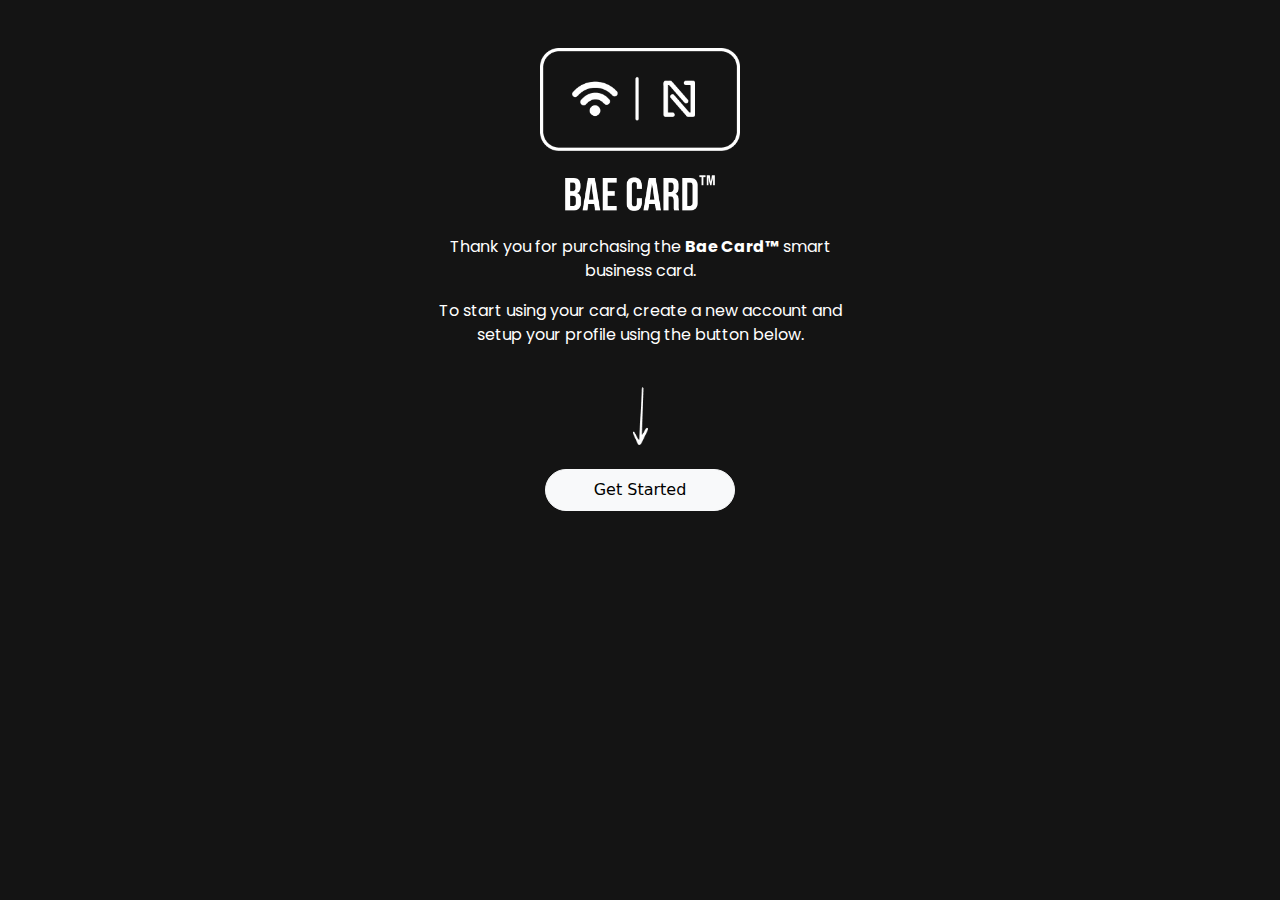
<file: index.html>
<!doctype html>
<html lang="en">
  <head>
    <meta charset="utf-8">
    <meta name="viewport" content="width=device-width, initial-scale=1">
    <title>Get Started</title>
    <link href="https://cdn.jsdelivr.net/npm/bootstrap@5.3.3/dist/css/bootstrap.min.css" rel="stylesheet" integrity="sha384-QWTKZyjpPEjISv5WaRU9OFeRpok6YctnYmDr5pNlyT2bRjXh0JMhjY6hW+ALEwIH" crossorigin="anonymous">
    <link rel="stylesheet" href="./style.css">
  </head>
  <body>
    <div class="container">
      <div class="row py-5">
        <div class="col-12 text-center">
          <img src="./Isolation_Mode.png" alt="nfcLogo" class="nfcLogo"> <br> <br>
          <a href=""> <img src="./BAE Card™.png" alt="baeLogo" class="baeLogo"> </a>
          <div class="row justify-content-center py-4">
            <div class="col-md-5"> 
              <p>Thank you for purchasing the <span class="fw-bold">Bae Card™</span> smart business card.</p>
              <p>To start using your card, create a new account and setup your profile using the button below.</p>
            </div>
          </div>
          <img src="./arrow.png" alt="arrow" class="arrow"> <br> <br>
          <a href="./register.html" class="btn btn-mylight">Get Started</a>
        </div>
      </div>
    </div>
    <script src="https://cdn.jsdelivr.net/npm/bootstrap@5.3.3/dist/js/bootstrap.bundle.min.js" integrity="sha384-YvpcrYf0tY3lHB60NNkmXc5s9fDVZLESaAA55NDzOxhy9GkcIdslK1eN7N6jIeHz" crossorigin="anonymous"></script>
  </body>
</html>
</file>
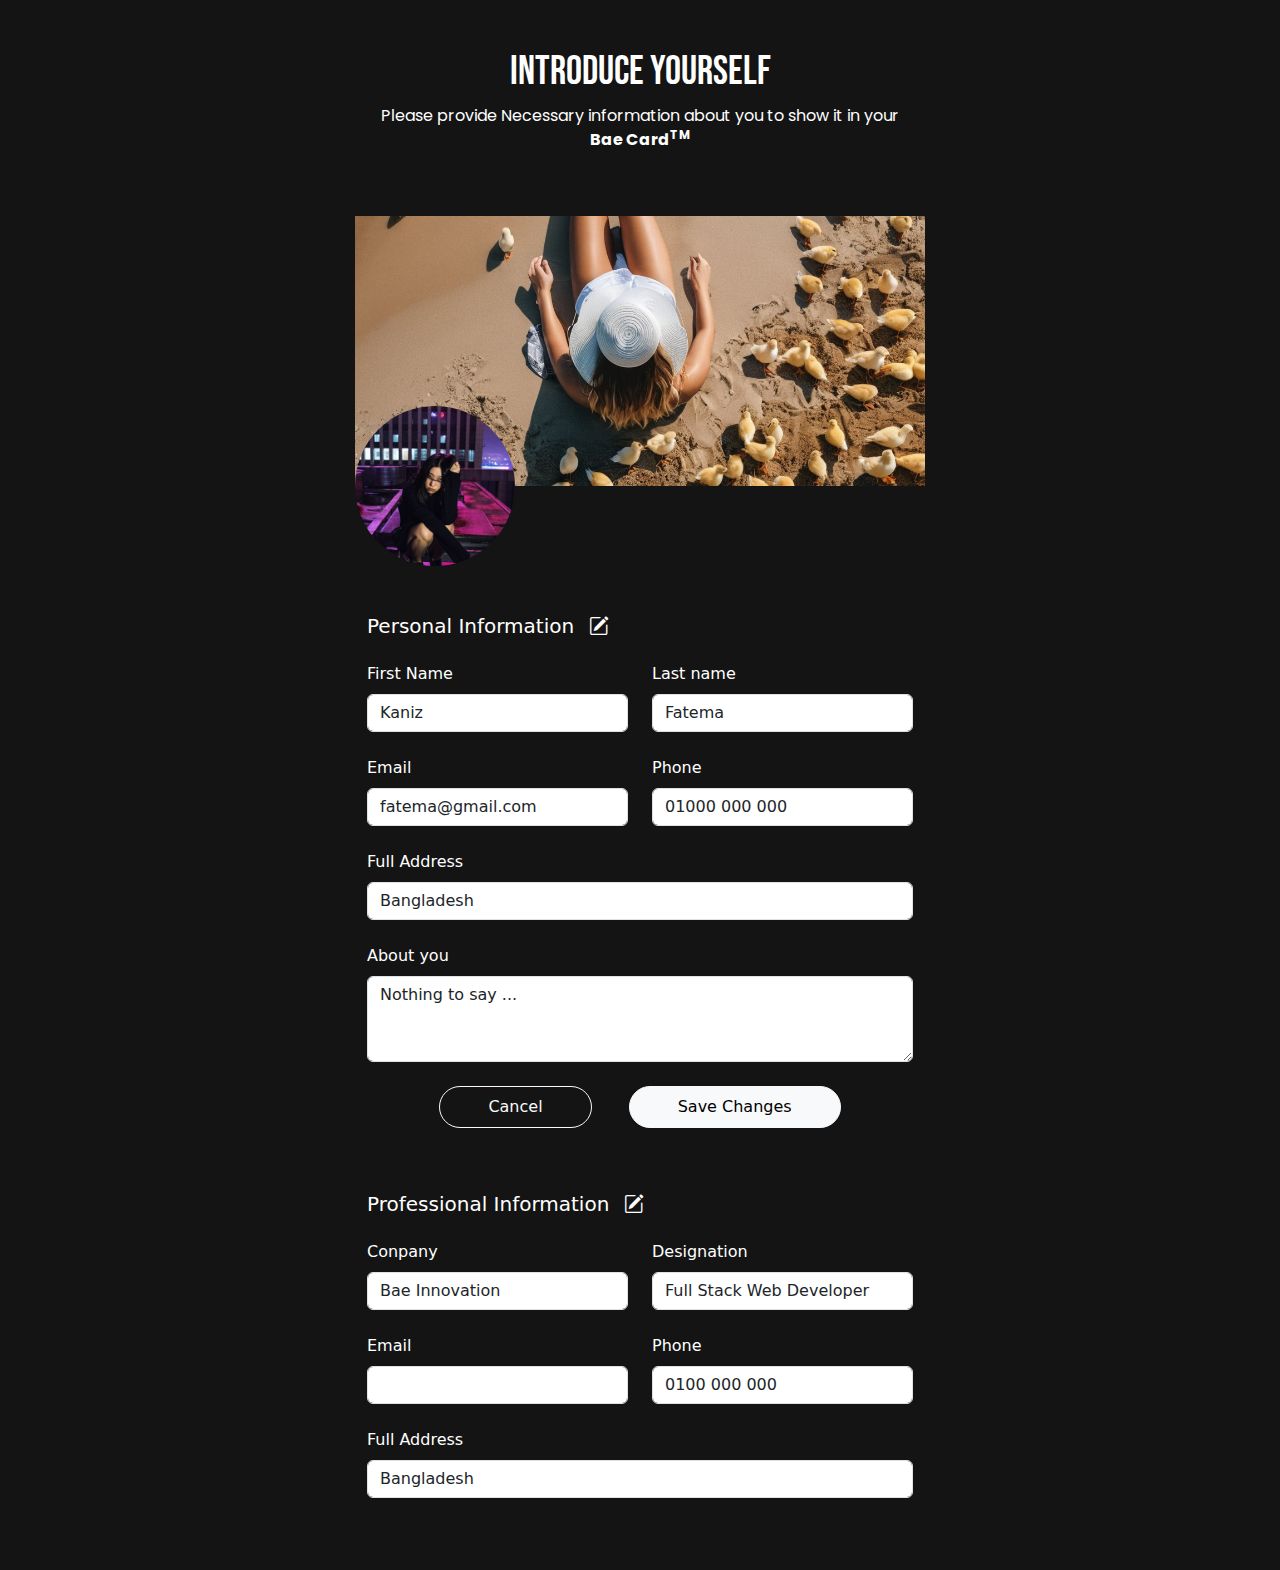
<file: edit_profile.html>
<!doctype html>
<html lang="en">
  <head>
    <meta charset="utf-8">
    <meta name="viewport" content="width=device-width, initial-scale=1">
    <title>Profile</title>
    <link href="https://cdn.jsdelivr.net/npm/bootstrap@5.3.3/dist/css/bootstrap.min.css" rel="stylesheet" integrity="sha384-QWTKZyjpPEjISv5WaRU9OFeRpok6YctnYmDr5pNlyT2bRjXh0JMhjY6hW+ALEwIH" crossorigin="anonymous">
    <link rel="stylesheet" href="./style.css">
  </head>
  <body>
    <div class="container">
      <div class="row py-5 justify-content-center">
        <div class="col-md-6 col-11">
          <div class="row text-center">
            <div class="col-12">
              <h1>Introduce Yourself</h1>
              <p>Please provide Necessary information about you to show it in your <span class="fw-bold">Bae Card<sup>TM</sup> </span> </p>
            </div>
          </div>
          <div class="row py-5">
            <div style="background: url('./cov.jpeg'); background-position: center; background-repeat: no-repeat; background-size: cover; width: 100%;height: 30vh; display: flex; justify-content: center; align-items: center;">

            </div>
            <div style="background: url('./pro.png'); background-position: center; background-repeat: no-repeat; background-size: cover;width: 160px;height: 160px; display: flex; justify-content: center; align-items: center;border-radius: 100%;margin-top: -80px;">

            </div>
          </div>
          
          <div class="row">
            <div class="col-12">

              <div class="row" id="edit_option">

                <h5 class="pb-3">Personal Information <a href="" class="ps-2 text-white"><i class="bi bi-pencil-square"></i></a></h5>
                <div class="col-md-6 pb-3">
                  <label for="">First Name</label>
                  <input type="text" name="" id="" value="Kaniz" class="form-control my-2">
                </div>
                <div class="col-md-6 pb-3">
                  <label for="">Last name</label>
                  <input type="text" name="" id="" value="Fatema" class="form-control my-2">
                </div>
                <div class="col-md-6 pb-3">
                  <label for="">Email</label>
                  <input type="text" name="" id="" value="fatema@gmail.com" class="form-control my-2">
                </div>
                <div class="col-md-6 pb-3">
                  <label for="">Phone</label>
                  <input type="text" name="" id="" value="01000 000 000" class="form-control my-2">
                </div>
                <div class="col-12 pb-3">
                  <label for="">Full Address</label>
                  <input type="text" name="" id="" value="Bangladesh" class="form-control my-2">
                </div>
                <div class="col-12 pb-3">
                  <label for="">About you</label>
                  <textarea name="" id="" rows="3" cols="33" class="form-control my-2">Nothing to say ...</textarea>
                </div>

              </div>
              <div class="row">
                <div class="col-12 text-center">
                  <a href="./profile.html" class="btn btn-outline-mylight me-md-3">Cancel</a>
                  <a href="./profile.html" class="btn btn-mylight ms-md-3 mt-md-0 mt-2">Save Changes</a>
                </div>
              </div>
              

              <div class="row pt-5">

                <h5 class="py-3">Professional Information <a href="" class="ps-2 text-white"><i class="bi bi-pencil-square"></i></a></h5>
                <div class="col-md-6 pb-3">
                  <label for="">Conpany</label>
                  <input type="text" name="" id="" value="Bae Innovation" class="form-control my-2">
                </div>
                <div class="col-md-6 pb-3">
                  <label for="">Designation</label>
                  <input type="text" name="" id="" value="Full Stack Web Developer" class="form-control my-2">
                </div>
                <div class="col-md-6 pb-3">
                  <label for="">Email</label>
                  <input type="text" name="" id="" value="" class="form-control my-2">
                </div>
                <div class="col-md-6 pb-3">
                  <label for="">Phone</label>
                  <input type="text" name="" id="" value="0100 000 000" class="form-control my-2">
                </div>
                <div class="col-12 pb-3">
                  <label for="">Full Address</label>
                  <input type="text" name="" id="" value="Bangladesh" class="form-control my-2">
                </div>

              </div>

            </div>
          </div>
        </div>
      </div>
    </div>
    <script src="https://cdn.jsdelivr.net/npm/bootstrap@5.3.3/dist/js/bootstrap.bundle.min.js" integrity="sha384-YvpcrYf0tY3lHB60NNkmXc5s9fDVZLESaAA55NDzOxhy9GkcIdslK1eN7N6jIeHz" crossorigin="anonymous"></script>
  </body>
</html>
</file>
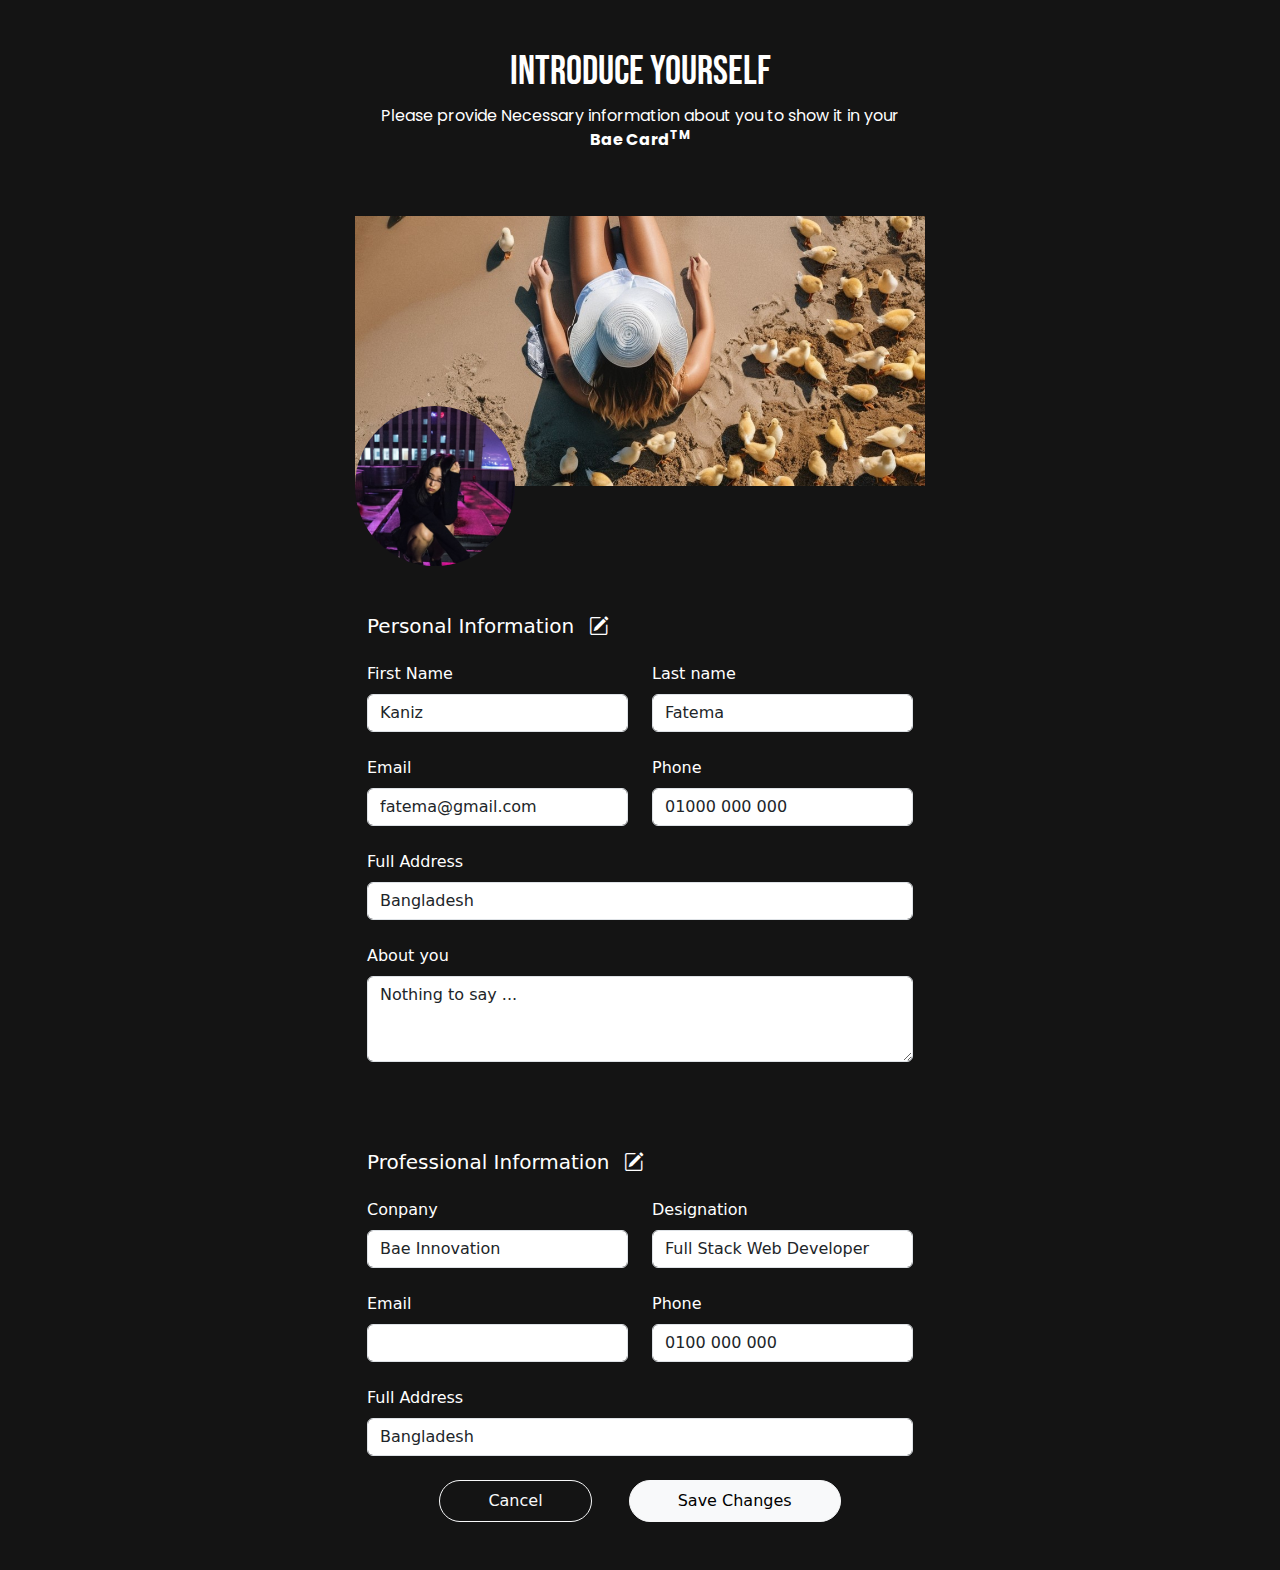
<file: edit_profile2.html>
<!doctype html>
<html lang="en">
  <head>
    <meta charset="utf-8">
    <meta name="viewport" content="width=device-width, initial-scale=1">
    <title>Profile</title>
    <link href="https://cdn.jsdelivr.net/npm/bootstrap@5.3.3/dist/css/bootstrap.min.css" rel="stylesheet" integrity="sha384-QWTKZyjpPEjISv5WaRU9OFeRpok6YctnYmDr5pNlyT2bRjXh0JMhjY6hW+ALEwIH" crossorigin="anonymous">
    <link rel="stylesheet" href="./style.css">
  </head>
  <body>
    <div class="container">
      <div class="row py-5 justify-content-center">
        <div class="col-md-6 col-11">
          <div class="row text-center">
            <div class="col-12">
              <h1>Introduce Yourself</h1>
              <p>Please provide Necessary information about you to show it in your <span class="fw-bold">Bae Card<sup>TM</sup> </span> </p>
            </div>
          </div>
          <div class="row py-5">
            <div style="background: url('./cov.jpeg'); background-position: center; background-repeat: no-repeat; background-size: cover; width: 100%;height: 30vh; display: flex; justify-content: center; align-items: center;">

            </div>
            <div style="background: url('./pro.png'); background-position: center; background-repeat: no-repeat; background-size: cover;width: 160px;height: 160px; display: flex; justify-content: center; align-items: center;border-radius: 100%;margin-top: -80px;">

            </div>
          </div>
          
          <div class="row">
            <div class="col-12">

              <div class="row" id="edit_option">

                <h5 class="pb-3">Personal Information <a href="" class="ps-2 text-white"><i class="bi bi-pencil-square"></i></a></h5>
                <div class="col-md-6 pb-3">
                  <label for="">First Name</label>
                  <input type="text" name="" id="" value="Kaniz" class="form-control my-2">
                </div>
                <div class="col-md-6 pb-3">
                  <label for="">Last name</label>
                  <input type="text" name="" id="" value="Fatema" class="form-control my-2">
                </div>
                <div class="col-md-6 pb-3">
                  <label for="">Email</label>
                  <input type="text" name="" id="" value="fatema@gmail.com" class="form-control my-2">
                </div>
                <div class="col-md-6 pb-3">
                  <label for="">Phone</label>
                  <input type="text" name="" id="" value="01000 000 000" class="form-control my-2">
                </div>
                <div class="col-12 pb-3">
                  <label for="">Full Address</label>
                  <input type="text" name="" id="" value="Bangladesh" class="form-control my-2">
                </div>
                <div class="col-12 pb-3">
                  <label for="">About you</label>
                  <textarea name="" id="" rows="3" cols="33" class="form-control my-2">Nothing to say ...</textarea>
                </div>

              </div>
              

              <div class="row pt-5" id="edit_option2">

                <h5 class="py-3">Professional Information <a href="" class="ps-2 text-white"><i class="bi bi-pencil-square"></i></a></h5>
                <div class="col-md-6 pb-3">
                  <label for="">Conpany</label>
                  <input type="text" name="" id="" value="Bae Innovation" class="form-control my-2">
                </div>
                <div class="col-md-6 pb-3">
                  <label for="">Designation</label>
                  <input type="text" name="" id="" value="Full Stack Web Developer" class="form-control my-2">
                </div>
                <div class="col-md-6 pb-3">
                  <label for="">Email</label>
                  <input type="text" name="" id="" value="" class="form-control my-2">
                </div>
                <div class="col-md-6 pb-3">
                  <label for="">Phone</label>
                  <input type="text" name="" id="" value="0100 000 000" class="form-control my-2">
                </div>
                <div class="col-12 pb-3">
                  <label for="">Full Address</label>
                  <input type="text" name="" id="" value="Bangladesh" class="form-control my-2">
                </div>

              </div>
              <div class="row">
                <div class="col-12 text-center">
                  <a href="./profile.html" class="btn btn-outline-mylight me-md-3">Cancel</a>
                  <a href="./profile.html" class="btn btn-mylight ms-md-3 mt-md-0 mt-2">Save Changes</a>
                </div>
              </div>

            </div>
          </div>
        </div>
      </div>
    </div>
    <script src="https://cdn.jsdelivr.net/npm/bootstrap@5.3.3/dist/js/bootstrap.bundle.min.js" integrity="sha384-YvpcrYf0tY3lHB60NNkmXc5s9fDVZLESaAA55NDzOxhy9GkcIdslK1eN7N6jIeHz" crossorigin="anonymous"></script>
  </body>
</html>
</file>
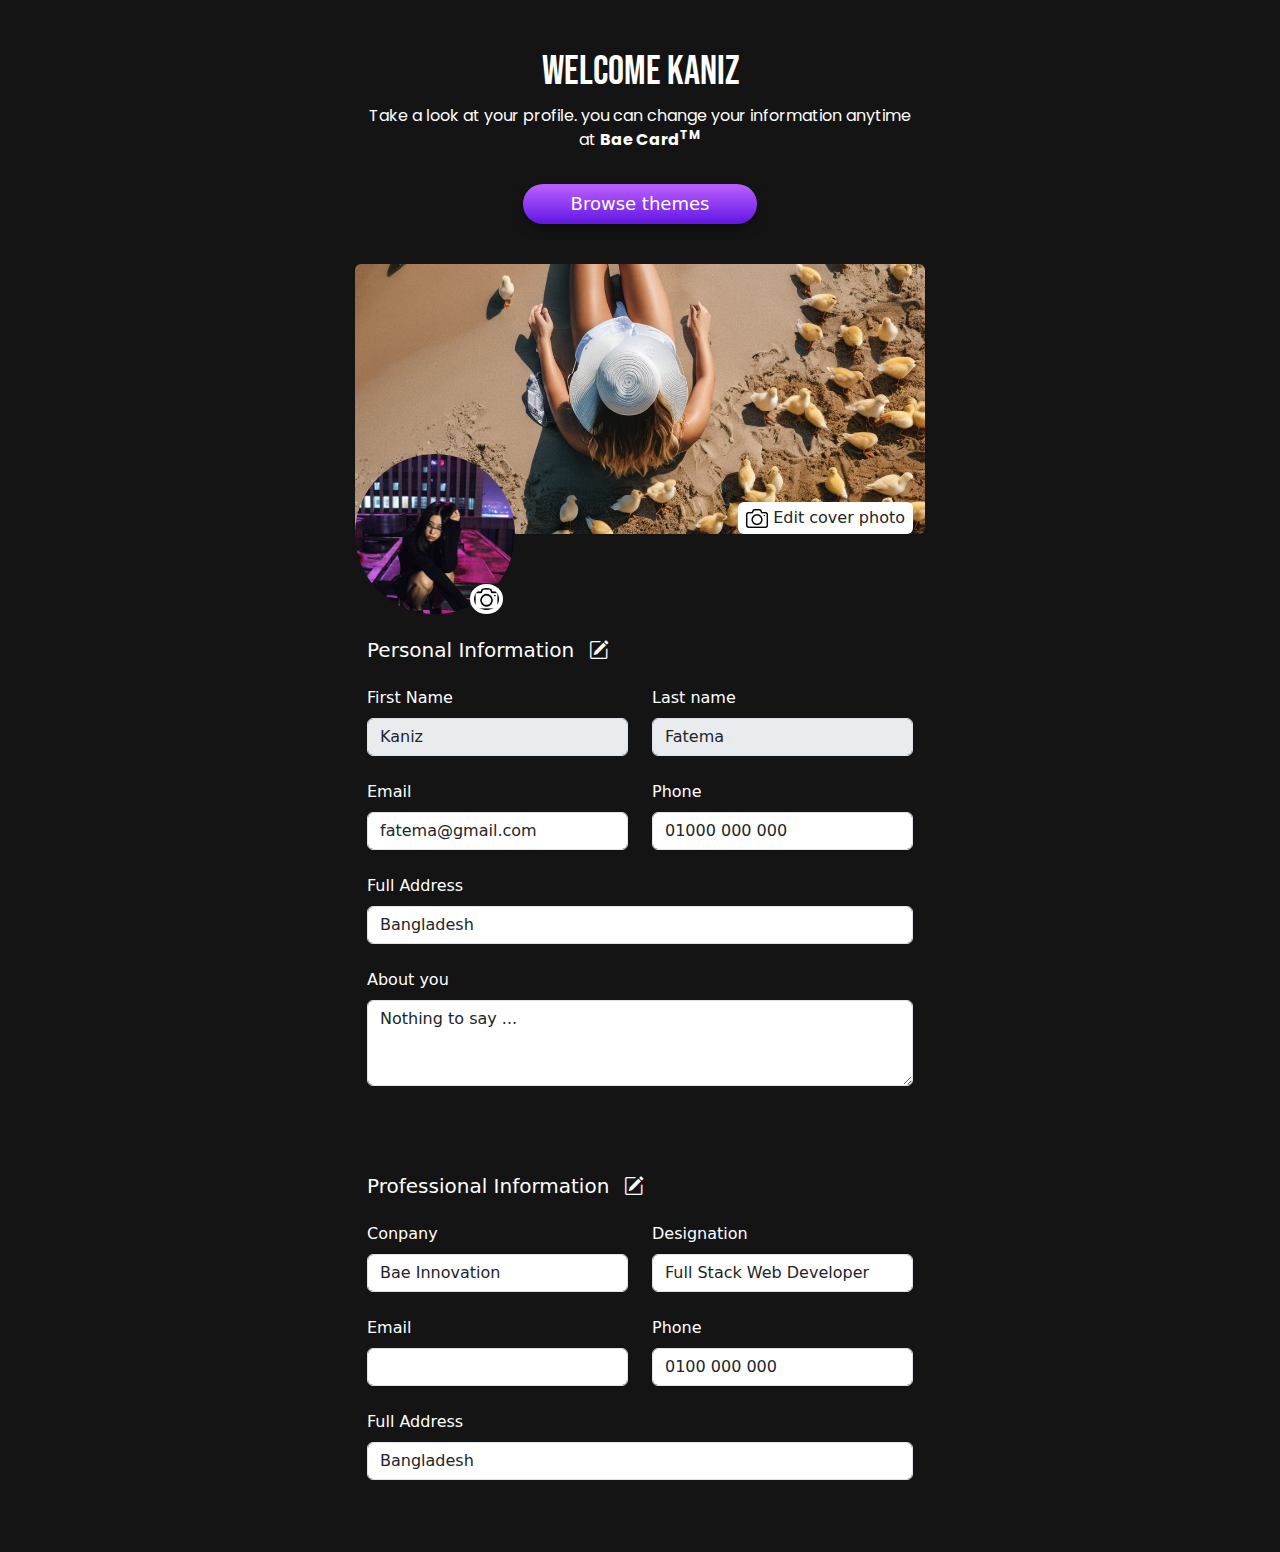
<file: profile.html>
<!doctype html>
<html lang="en">
  <head>
    <meta charset="utf-8">
    <meta name="viewport" content="width=device-width, initial-scale=1">
    <title>Profile</title>
    <link href="https://cdn.jsdelivr.net/npm/bootstrap@5.3.3/dist/css/bootstrap.min.css" rel="stylesheet" integrity="sha384-QWTKZyjpPEjISv5WaRU9OFeRpok6YctnYmDr5pNlyT2bRjXh0JMhjY6hW+ALEwIH" crossorigin="anonymous">
    <link rel="stylesheet" href="./style.css">
  </head>
  <body>
    <div class="container">
      <div class="row py-5 justify-content-center">
        <div class="col-md-6 col-11">
          <div class="row text-center">
            <div class="col-12">
              <h1>Welcome Kaniz</h1>
              <p>Take a look at your profile. you can change your information anytime at <span class="fw-bold">Bae Card<sup>TM</sup> </span> </p>
            </div>
            <div class="col-12 py-3">
              <a href="./themes.html" class="btn ownButtonBlue px-5">Browse themes</a>
            </div>
          </div>
          <div class="row py-4">
            <div class="rounded" style="background: url('./cov.jpeg'); background-position: center; background-repeat: no-repeat; background-size: cover; width: 100%;height: 30vh; display: flex; justify-content: end; align-items: end;">
              <div class="bg-white p-1 rounded text-dark px-2"><img src="./camera.png" alt="" style="width: 22px;height: auto;"> Edit cover  photo</div>
              
            </div>
            <div style="background: url('./pro.png'); background-position: center; background-repeat: no-repeat; background-size: cover;width: 160px;height: 160px; display: flex; justify-content: end; align-items: end;border-radius: 100%;margin-top: -80px;">
              <img src="./camera.png" alt="" style="width: 33px;height: auto;" class="bg-white p-1 rounded-circle">
            </div>
          </div>
          
          <div class="row">
            <div class="col-12">

              <div class="row">

                <!-- <h5 class="pb-3">Personal Information <a href="./edit_profile.html#edit_option" class="ps-2 text-white"><i class="bi bi-pencil-square"></i></a></h5> -->
                <h5 class="pb-3">Personal Information <a href="#" class="ps-2 text-white p-info-edit-toggle" id="p_info_0"><i class="bi bi-pencil-square"></i></a></h5>
                <div class="col-12" id="p_info_1">
                  <div class="row">
                    <div class="col-md-6 pb-3">
                      <label for="">First Name</label>
                      <input type="text" disabled name="" id="" value="Kaniz" class="form-control my-2">
                    </div>
                    <div class="col-md-6 pb-3">
                      <label for="">Last name</label>
                      <input type="text" disabled name="" id="" value="Fatema" class="form-control my-2">
                    </div>
                    <div class="col-md-6 pb-3">
                      <label for="">Email</label>
                      <input type="text" name="" id="" value="fatema@gmail.com" class="form-control my-2">
                    </div>
                    <div class="col-md-6 pb-3">
                      <label for="">Phone</label>
                      <input type="text" name="" id="" value="01000 000 000" class="form-control my-2">
                    </div>
                    <div class="col-12 pb-3">
                      <label for="">Full Address</label>
                      <input type="text" name="" id="" value="Bangladesh" class="form-control my-2">
                    </div>
                    <div class="col-12 pb-3">
                      <label for="">About you</label>
                      <textarea name="" id="" rows="3" cols="33" class="form-control my-2">Nothing to say ...</textarea>
                    </div>
                  </div>
                </div>
                <div class="col-12" id="p_info_2" style="display: none;">
                  <div class="row">
                    <div class="col-md-6 pb-3">
                      <label for="">First Name</label>
                      <input type="text" name="" id="" value="Kaniz" class="form-control my-2">
                    </div>
                    <div class="col-md-6 pb-3">
                      <label for="">Last name</label>
                      <input type="text" name="" id="" value="Fatema" class="form-control my-2">
                    </div>
                    <div class="col-md-6 pb-3">
                      <label for="">Email</label>
                      <input type="text" name="" id="" value="fatema@gmail.com" class="form-control my-2">
                    </div>
                    <div class="col-md-6 pb-3">
                      <label for="">Phone</label>
                      <input type="text" name="" id="" value="01000 000 000" class="form-control my-2">
                    </div>
                    <div class="col-12 pb-3">
                      <label for="">Full Address</label>
                      <input type="text" name="" id="" value="Bangladesh" class="form-control my-2">
                    </div>
                    <div class="col-12 pb-3">
                      <label for="">About you</label>
                      <textarea name="" id="" rows="3" cols="33" class="form-control my-2">Nothing to say ...</textarea>
                    </div>
                  </div>
                  <div class="row">
                    <div class="col-12 text-center">
                      <a href="#" class="btn btn-outline-mylight me-md-3 p-info-cancel-edit">Cancel</a>
                      <a href="./profile.html" class="btn btn-mylight ms-md-3 mt-md-0 mt-2">Save Changes</a>
                    </div>
                  </div>
                </div>

              </div>
              

              <div class="row pt-5">

                <h5 class="py-3">Professional Information <a href="#" class="ps-2 text-white pr-info-edit-toggle" id="pr_info_0"><i class="bi bi-pencil-square"></i></a></h5>
                <div class="col-12" id="pr_info_1">
                  <div class="row">
                    <div class="col-md-6 pb-3">
                      <label for="">Conpany</label>
                      <input type="text" name="" id="" value="Bae Innovation" class="form-control my-2">
                    </div>
                    <div class="col-md-6 pb-3">
                      <label for="">Designation</label>
                      <input type="text" name="" id="" value="Full Stack Web Developer" class="form-control my-2">
                    </div>
                    <div class="col-md-6 pb-3">
                      <label for="">Email</label>
                      <input type="text" name="" id="" value="" class="form-control my-2">
                    </div>
                    <div class="col-md-6 pb-3">
                      <label for="">Phone</label>
                      <input type="text" name="" id="" value="0100 000 000" class="form-control my-2">
                    </div>
                    <div class="col-12 pb-3">
                      <label for="">Full Address</label>
                      <input type="text" name="" id="" value="Bangladesh" class="form-control my-2">
                    </div>
                  </div>
                </div>
                <div class="col-12" id="pr_info_2" style="display: none;">
                  <div class="row">
                    <div class="col-md-6 pb-3">
                      <label for="">Conpany</label>
                      <input type="text" name="" id="" value="Bae Innovation" class="form-control my-2">
                    </div>
                    <div class="col-md-6 pb-3">
                      <label for="">Designation</label>
                      <input type="text" name="" id="" value="Full Stack Web Developer" class="form-control my-2">
                    </div>
                    <div class="col-md-6 pb-3">
                      <label for="">Email</label>
                      <input type="text" name="" id="" value="" class="form-control my-2">
                    </div>
                    <div class="col-md-6 pb-3">
                      <label for="">Phone</label>
                      <input type="text" name="" id="" value="0100 000 000" class="form-control my-2">
                    </div>
                    <div class="col-12 pb-3">
                      <label for="">Full Address</label>
                      <input type="text" name="" id="" value="Bangladesh" class="form-control my-2">
                    </div>
                  </div>
                  <div class="row">
                    <div class="col-12 text-center">
                      <a href="#" class="btn btn-outline-mylight me-md-3 pr-info-cancel-edit">Cancel</a>
                      <a href="./profile.html" class="btn btn-mylight ms-md-3 mt-md-0 mt-2">Save Changes</a>
                    </div>
                  </div>
                </div>

              </div>

            </div>
          </div>
        </div>
      </div>
    </div>


    <script>
      document.addEventListener('DOMContentLoaded', function () {

        const editToggle = document.querySelector('.p-info-edit-toggle');
        const cancelEdit = document.querySelector('.p-info-cancel-edit');
        const p_info_0 = document.getElementById('p_info_0');
        const p_info_1 = document.getElementById('p_info_1');
        const p_info_2 = document.getElementById('p_info_2');
  
        editToggle.addEventListener('click', function (event) {
          event.preventDefault();
          p_info_0.style.display = 'none';
          pr_info_0.style.display = 'none';
          p_info_1.style.display = 'none';
          p_info_2.style.display = 'block';
        });
  
        cancelEdit.addEventListener('click', function (event) {
          event.preventDefault();
          p_info_0.style.display = 'inline';
          pr_info_0.style.display = 'inline';
          p_info_1.style.display = 'block';
          p_info_2.style.display = 'none';
        });


        const preditToggle = document.querySelector('.pr-info-edit-toggle');
        const prcancelEdit = document.querySelector('.pr-info-cancel-edit');
        const pr_info_0 = document.getElementById('pr_info_0');
        const pr_info_1 = document.getElementById('pr_info_1');
        const pr_info_2 = document.getElementById('pr_info_2');

        preditToggle.addEventListener('click', function (event) {
          event.preventDefault();
          pr_info_0.style.display = 'none';
          p_info_0.style.display = 'none';
          pr_info_1.style.display = 'none';
          pr_info_2.style.display = 'block';
        });

        prcancelEdit.addEventListener('click', function (event) {
          event.preventDefault();
          pr_info_0.style.display = 'inline';
          p_info_0.style.display = 'inline';
          pr_info_1.style.display = 'block';
          pr_info_2.style.display = 'none';
        });

      });
    </script>

    <script src="https://cdn.jsdelivr.net/npm/bootstrap@5.3.3/dist/js/bootstrap.bundle.min.js" integrity="sha384-YvpcrYf0tY3lHB60NNkmXc5s9fDVZLESaAA55NDzOxhy9GkcIdslK1eN7N6jIeHz" crossorigin="anonymous"></script>
  </body>
</html>
</file>
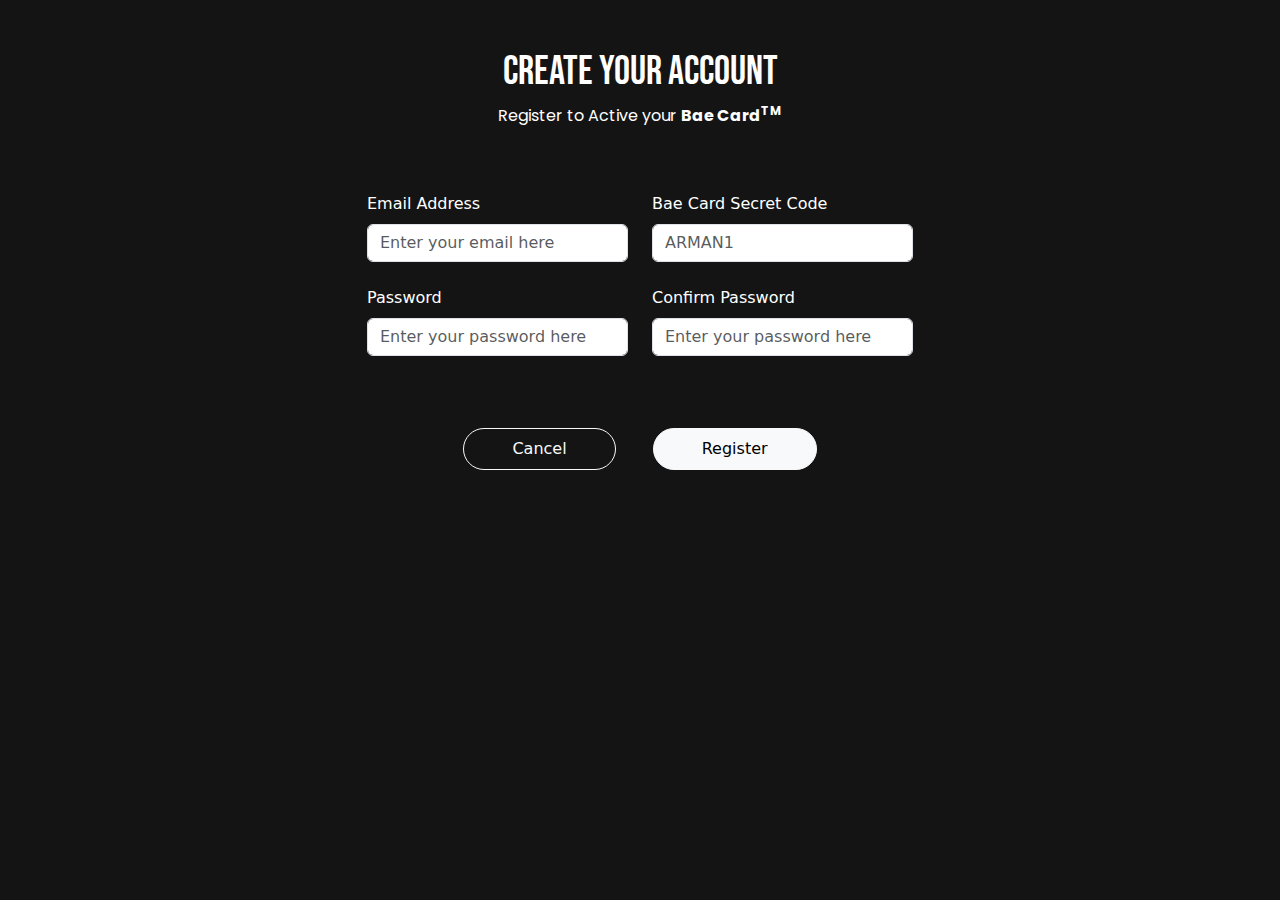
<file: register.html>
<!doctype html>
<html lang="en">
  <head>
    <meta charset="utf-8">
    <meta name="viewport" content="width=device-width, initial-scale=1">
    <title>Register</title>
    <link href="https://cdn.jsdelivr.net/npm/bootstrap@5.3.3/dist/css/bootstrap.min.css" rel="stylesheet" integrity="sha384-QWTKZyjpPEjISv5WaRU9OFeRpok6YctnYmDr5pNlyT2bRjXh0JMhjY6hW+ALEwIH" crossorigin="anonymous">
    <link rel="stylesheet" href="./style.css">
  </head>
  <body>
    <div class="container">
      <div class="row py-5 justify-content-center">
        <div class="col-md-6 col-10">
          <div class="row">
            <div class="col-12 text-center">
              <h1>Create Your Account</h1>
              <p>Register to Active your <span class="fw-bold">Bae Card<sup>TM</sup></span></p>
            </div>
          </div>
          <div class="row">
            <div class="col-12">
              <div class="row pt-5">

                <div class="col-md-6 pb-3">
                  <label for="">Email Address</label>
                  <input type="text" name="" id="" placeholder="Enter your email here" class="form-control my-2">
                </div>
                <div class="col-md-6 pb-3">
                  <label for="">Bae Card Secret Code</label>
                  <input type="text" name="" id="" placeholder="ARMAN1" class="form-control my-2">
                </div>
                <div class="col-md-6 pb-3">
                  <label for="">Password</label>
                  <input type="text" name="" id="" placeholder="Enter your password here" class="form-control my-2">
                </div>
                <div class="col-md-6 pb-3">
                  <label for="">Confirm Password</label>
                  <input type="text" name="" id="" placeholder="Enter your password here" class="form-control my-2">
                </div>

              </div>
            </div>
          </div>
          <div class="row py-md-5">
            <div class="col-12 text-center">
              <a href="./index.html" class="btn btn-outline-mylight me-md-3">Cancel</a>
              <a href="./start_profile.html" class="btn btn-mylight ms-md-3 mt-md-0 mt-2">Register</a>
            </div>
          </div>
        </div>
        
      </div>
    </div>
    <script src="https://cdn.jsdelivr.net/npm/bootstrap@5.3.3/dist/js/bootstrap.bundle.min.js" integrity="sha384-YvpcrYf0tY3lHB60NNkmXc5s9fDVZLESaAA55NDzOxhy9GkcIdslK1eN7N6jIeHz" crossorigin="anonymous"></script>
  </body>
</html>
</file>
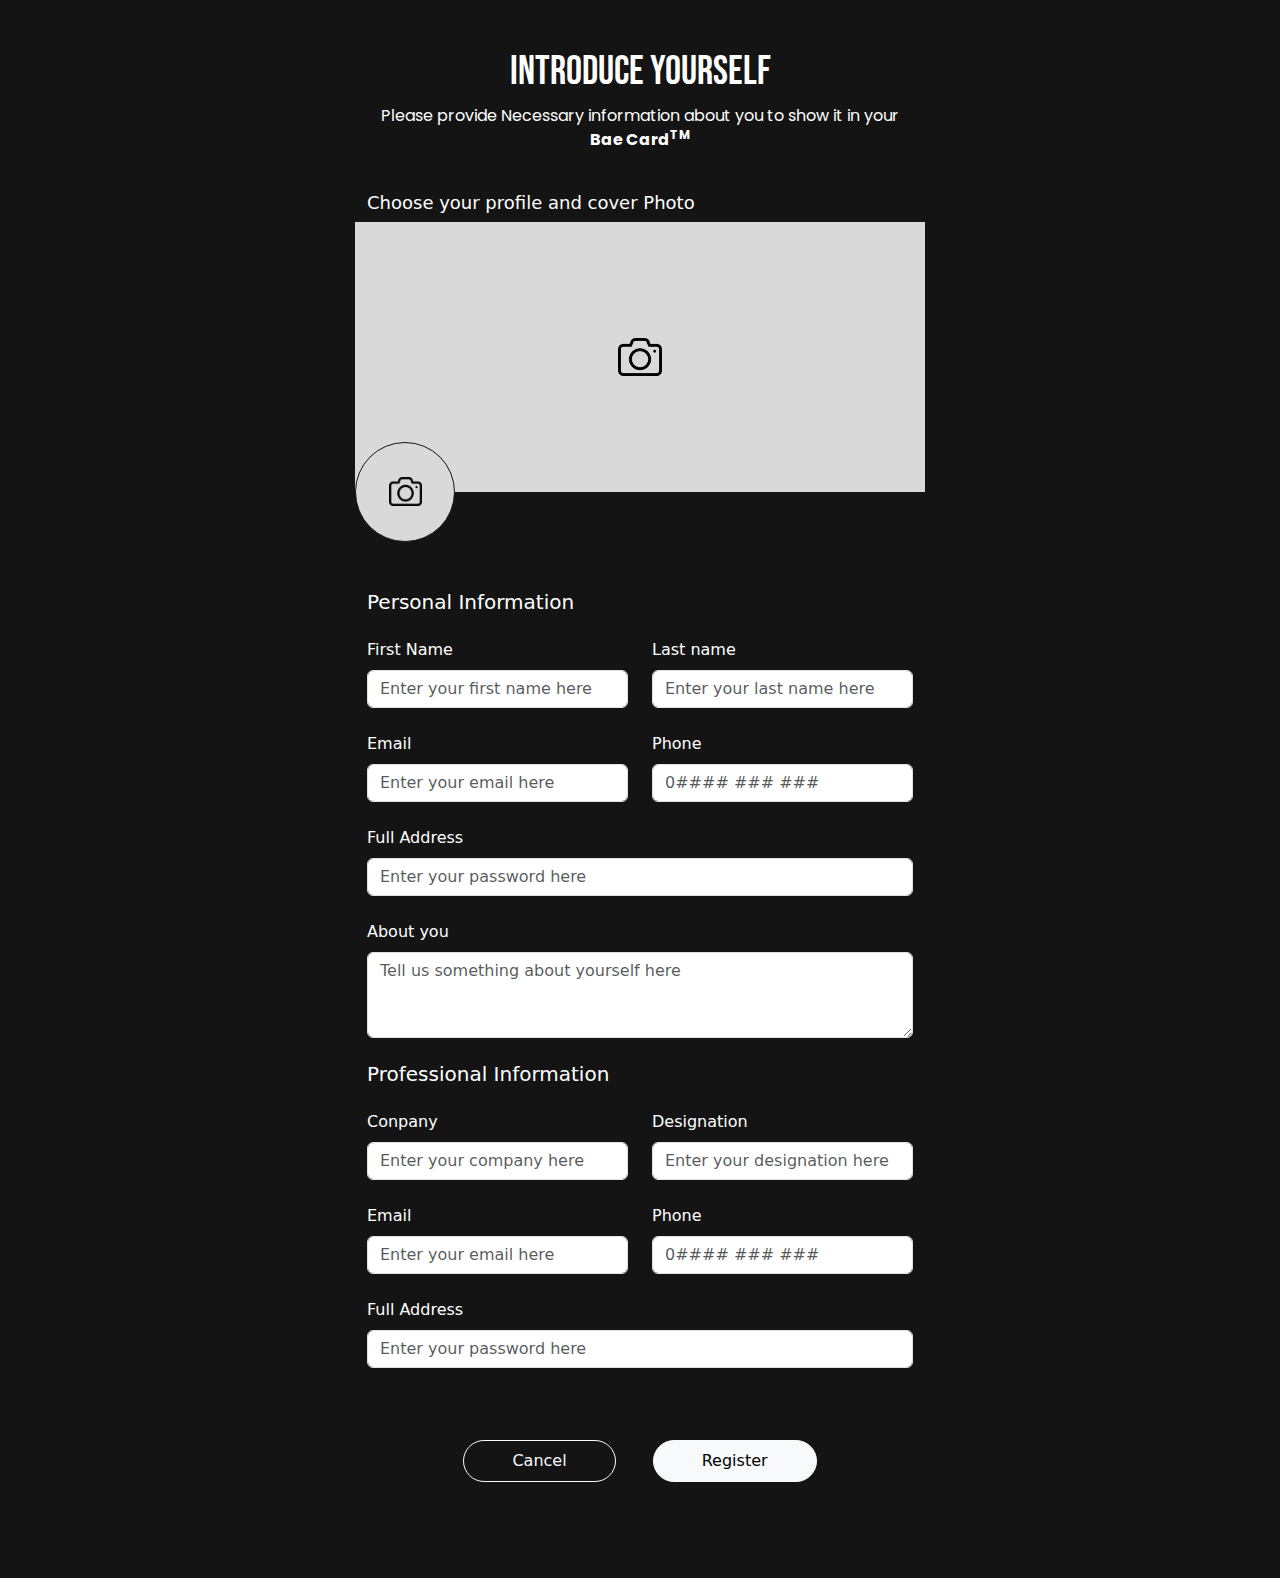
<file: start_profile.html>
<!doctype html>
<html lang="en">
  <head>
    <meta charset="utf-8">
    <meta name="viewport" content="width=device-width, initial-scale=1">
    <title>Profile</title>
    <link href="https://cdn.jsdelivr.net/npm/bootstrap@5.3.3/dist/css/bootstrap.min.css" rel="stylesheet" integrity="sha384-QWTKZyjpPEjISv5WaRU9OFeRpok6YctnYmDr5pNlyT2bRjXh0JMhjY6hW+ALEwIH" crossorigin="anonymous">
    <link rel="stylesheet" href="./style.css">
  </head>
  <body>
    <div class="container">
      <div class="row py-5 justify-content-center">
        <div class="col-md-6 col-11">
          <div class="row text-center">
            <div class="col-12">
              <h1>Introduce Yourself</h1>
              <p>Please provide Necessary information about you to show it in your <span class="fw-bold">Bae Card<sup>TM</sup> </span> </p>
            </div>
          </div>
          <div class="row pt-4">
            <col-12>
              <h5 class="text1">Choose your profile and cover Photo</h5>
            </col-12>
            <div style="background: #D9D9D9;width: 100%;height: 30vh; display: flex; justify-content: center; align-items: center;">
              <img src="./camera.png" alt="" style="width: 44px;height: auto;">
            </div>
            <div style="background: #D9D9D9;width: 100px;height: 100px; display: flex; justify-content: center; align-items: center;border-radius: 100%;margin-top: -50px;border: 1px solid #141414;">
              <img src="./camera.png" alt="" style="width: 33px;height: auto;">
            </div>
          </div>
          
          <div class="row">
            <div class="col-12">
              <div class="row pt-5">

                <h5 class="pb-3">Personal Information</h5>
                <div class="col-md-6 pb-3">
                  <label for="">First Name</label>
                  <input type="text" name="" id="" placeholder="Enter your first name here" class="form-control my-2">
                </div>
                <div class="col-md-6 pb-3">
                  <label for="">Last name</label>
                  <input type="text" name="" id="" placeholder="Enter your last name here" class="form-control my-2">
                </div>
                <div class="col-md-6 pb-3">
                  <label for="">Email</label>
                  <input type="text" name="" id="" placeholder="Enter your email here" class="form-control my-2">
                </div>
                <div class="col-md-6 pb-3">
                  <label for="">Phone</label>
                  <input type="text" name="" id="" placeholder="0#### ### ###" class="form-control my-2">
                </div>
                <div class="col-12 pb-3">
                  <label for="">Full Address</label>
                  <input type="text" name="" id="" placeholder="Enter your password here" class="form-control my-2">
                </div>
                <div class="col-12 pb-3">
                  <label for="">About you</label>
                  <textarea name="" id="" rows="3" cols="33" placeholder="Tell us something about yourself here" class="form-control my-2"></textarea>
                </div>

                <h5 class="pb-3">Professional Information</h5>
                <div class="col-md-6 pb-3">
                  <label for="">Conpany</label>
                  <input type="text" name="" id="" placeholder="Enter your company here" class="form-control my-2">
                </div>
                <div class="col-md-6 pb-3">
                  <label for="">Designation</label>
                  <input type="text" name="" id="" placeholder="Enter your designation here" class="form-control my-2">
                </div>
                <div class="col-md-6 pb-3">
                  <label for="">Email</label>
                  <input type="text" name="" id="" placeholder="Enter your email here" class="form-control my-2">
                </div>
                <div class="col-md-6 pb-3">
                  <label for="">Phone</label>
                  <input type="text" name="" id="" placeholder="0#### ### ###" class="form-control my-2">
                </div>
                <div class="col-12 pb-3">
                  <label for="">Full Address</label>
                  <input type="text" name="" id="" placeholder="Enter your password here" class="form-control my-2">
                </div>

              </div>
            </div>
          </div>
          <div class="row py-md-5">
            <div class="col-12 text-center">
              <a href="./profile.html" class="btn btn-outline-mylight me-md-3">Cancel</a>
              <a href="./profile.html" class="btn btn-mylight ms-md-3">Register</a>
            </div>
          </div>
        </div>
      </div>
    </div>
    <script src="https://cdn.jsdelivr.net/npm/bootstrap@5.3.3/dist/js/bootstrap.bundle.min.js" integrity="sha384-YvpcrYf0tY3lHB60NNkmXc5s9fDVZLESaAA55NDzOxhy9GkcIdslK1eN7N6jIeHz" crossorigin="anonymous"></script>
  </body>
</html>
</file>
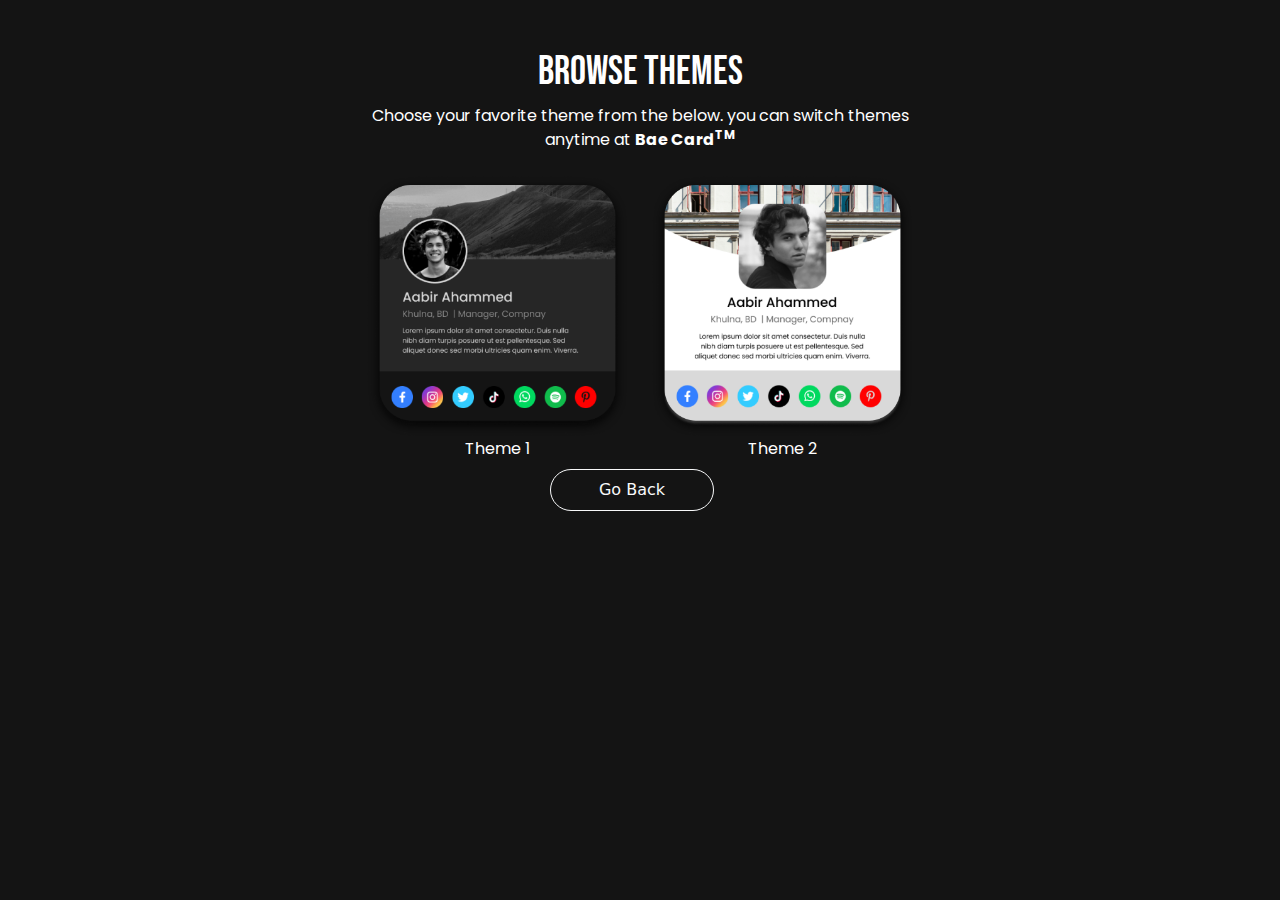
<file: themes.html>
<!doctype html>
<html lang="en">
  <head>
    <meta charset="utf-8">
    <meta name="viewport" content="width=device-width, initial-scale=1">
    <title>Profile</title>
    <link href="https://cdn.jsdelivr.net/npm/bootstrap@5.3.3/dist/css/bootstrap.min.css" rel="stylesheet" integrity="sha384-QWTKZyjpPEjISv5WaRU9OFeRpok6YctnYmDr5pNlyT2bRjXh0JMhjY6hW+ALEwIH" crossorigin="anonymous">
    <link rel="stylesheet" href="./style.css">
  </head>
  <body>
    <div class="container">
      <div class="row py-5 justify-content-center">
        <div class="col-md-6 col-11">
          <div class="row text-center">
            <div class="col-12">
              <h1>Browse themes</h1>
              <p>Choose your favorite theme from the below. you can switch themes anytime at <span class="fw-bold">Bae Card<sup>TM</sup> </span> </p>
            </div>
          </div>
          <div class="row py-2">
            <div class="col-md-6 text-center">
              <a href="./theme1dark.html" class="text-decoration-none text-white">
                <img src="./t1.png" alt="theme" class="img-fluid">
                Theme 1
              </a>
            </div>
            <div class="col-md-6 text-center pt-md-0 pt-5">
              <a href="./theme2dark.html" class="text-decoration-none text-white">
                <img src="./t2.png" alt="theme" class="img-fluid">
                Theme 2
              </a>
            </div>
          </div>
          <div class="row">
            <div class="col-12 text-center">
              <a href="./profile.html" class="btn btn-outline-mylight me-md-3 p-info-cancel-edit">Go Back</a>
            </div>
          </div>
          
        </div>
      </div>
    </div>


    <script>
      document.addEventListener('DOMContentLoaded', function () {

        const editToggle = document.querySelector('.p-info-edit-toggle');
        const cancelEdit = document.querySelector('.p-info-cancel-edit');
        const p_info_0 = document.getElementById('p_info_0');
        const p_info_1 = document.getElementById('p_info_1');
        const p_info_2 = document.getElementById('p_info_2');
  
        editToggle.addEventListener('click', function (event) {
          event.preventDefault();
          p_info_0.style.display = 'none';
          pr_info_0.style.display = 'none';
          p_info_1.style.display = 'none';
          p_info_2.style.display = 'block';
        });
  
        cancelEdit.addEventListener('click', function (event) {
          event.preventDefault();
          p_info_0.style.display = 'inline';
          pr_info_0.style.display = 'inline';
          p_info_1.style.display = 'block';
          p_info_2.style.display = 'none';
        });


        const preditToggle = document.querySelector('.pr-info-edit-toggle');
        const prcancelEdit = document.querySelector('.pr-info-cancel-edit');
        const pr_info_0 = document.getElementById('pr_info_0');
        const pr_info_1 = document.getElementById('pr_info_1');
        const pr_info_2 = document.getElementById('pr_info_2');

        preditToggle.addEventListener('click', function (event) {
          event.preventDefault();
          pr_info_0.style.display = 'none';
          p_info_0.style.display = 'none';
          pr_info_1.style.display = 'none';
          pr_info_2.style.display = 'block';
        });

        prcancelEdit.addEventListener('click', function (event) {
          event.preventDefault();
          pr_info_0.style.display = 'inline';
          p_info_0.style.display = 'inline';
          pr_info_1.style.display = 'block';
          pr_info_2.style.display = 'none';
        });

      });
    </script>

    <script src="https://cdn.jsdelivr.net/npm/bootstrap@5.3.3/dist/js/bootstrap.bundle.min.js" integrity="sha384-YvpcrYf0tY3lHB60NNkmXc5s9fDVZLESaAA55NDzOxhy9GkcIdslK1eN7N6jIeHz" crossorigin="anonymous"></script>
  </body>
</html>
</file>
<file: style.css>
@import url('https://fonts.googleapis.com/css2?family=Poppins:ital,wght@0,100;0,200;0,300;0,400;0,500;0,600;0,700;0,800;0,900;1,100;1,200;1,300;1,400;1,500;1,600;1,700;1,800;1,900&display=swap');
@import url('https://fonts.googleapis.com/css2?family=Bebas+Neue&display=swap');
@import url("https://cdn.jsdelivr.net/npm/bootstrap-icons@1.11.3/font/bootstrap-icons.min.css");

body{
  background: #141414;
  color: white;
}
h1{
  font-family: "Bebas Neue", sans-serif;
}
p{
  font-family: "Poppins", sans-serif;
}
a{
  font-family: "Poppins", sans-serif;
}

/* mobile */
@media screen and (max-width: 426px) {
  .nfcLogo{ width: 150px; }
  .baeLogo{ width: 130px; }
  .text1{ font-size: 18px; }
  .arrow{ width: 10px; }
}

/* tab */
@media screen and (min-width: 427px) and (max-width: 770px) {

}

/* laptop */
@media screen and (min-width: 771px) {
  .nfcLogo{ width: 200px; }
  .baeLogo{ width: 150px; }
  .text1{ font-size: 18px; }
  .arrow{ width: 15px; }
}

.btn {
    --bs-btn-padding-x: 3rem;
    --bs-btn-padding-y: 0.5rem;
    --bs-btn-font-family: ;
    --bs-btn-font-size: 1rem;
    --bs-btn-font-weight: 400;
    --bs-btn-line-height: 1.5;
    --bs-btn-color: var(--bs-body-color);
    --bs-btn-bg: transparent;
    --bs-btn-border-width: var(--bs-border-width);
    --bs-btn-border-color: transparent;
    --bs-btn-border-radius: var(--bs-border-radius);
    --bs-btn-hover-border-color: transparent;
    --bs-btn-box-shadow: inset 0 1px 0 rgba(255, 255, 255, 0.15),0 1px 1px rgba(0, 0, 0, 0.075);
    --bs-btn-disabled-opacity: 0.65;
    --bs-btn-focus-box-shadow: 0 0 0 0.25rem rgba(var(--bs-btn-focus-shadow-rgb), .5);
    display: inline-block;
    padding: var(--bs-btn-padding-y) var(--bs-btn-padding-x);
    font-family: var(--bs-btn-font-family);
    font-size: var(--bs-btn-font-size);
    font-weight: var(--bs-btn-font-weight);
    line-height: var(--bs-btn-line-height);
    color: var(--bs-btn-color);
    text-align: center;
    text-decoration: none;
    vertical-align: middle;
    cursor: pointer;
    -webkit-user-select: none;
    -moz-user-select: none;
    user-select: none;
    border: var(--bs-btn-border-width) solid var(--bs-btn-border-color);
    border-radius: var(--bs-btn-border-radius);
    background-color: var(--bs-btn-bg);
    transition: color .15s ease-in-out,background-color .15s ease-in-out,border-color .15s ease-in-out,box-shadow .15s ease-in-out;
}
.btn-mylight {
    --bs-btn-color: #000;
    --bs-btn-bg: #f8f9fa;
    --bs-btn-border-color: #f8f9fa;
    --bs-btn-hover-color: #000;
    --bs-btn-hover-bg: #d3d4d5;
    --bs-btn-hover-border-color: #c6c7c8;
    --bs-btn-focus-shadow-rgb: 211,212,213;
    --bs-btn-active-color: #000;
    --bs-btn-active-bg: #c6c7c8;
    --bs-btn-active-border-color: #babbbc;
    --bs-btn-active-shadow: inset 0 3px 5px rgba(0, 0, 0, 0.125);
    --bs-btn-disabled-color: #000;
    --bs-btn-disabled-bg: #f8f9fa;
    --bs-btn-disabled-border-color: #f8f9fa;
    border-radius: 100px;
}
.btn-outline-mylight {
  --bs-btn-color: #f8f9fa;
  --bs-btn-border-color: #f8f9fa;
  --bs-btn-hover-color: #000;
  --bs-btn-hover-bg: #f8f9fa;
  --bs-btn-hover-border-color: #f8f9fa;
  --bs-btn-focus-shadow-rgb: 248,249,250;
  --bs-btn-active-color: #000;
  --bs-btn-active-bg: #f8f9fa;
  --bs-btn-active-border-color: #f8f9fa;
  --bs-btn-active-shadow: inset 0 3px 5px rgba(0, 0, 0, 0.125);
  --bs-btn-disabled-color: #f8f9fa;
  --bs-btn-disabled-bg: transparent;
  --bs-btn-disabled-border-color: #f8f9fa;
  --bs-gradient: none;
  border-radius: 100px;
}

.ownButtonBlue {
  text-decoration: none;
  border-radius: 26px;
  color: #fff;
  text-align: center;
  padding: 8px 20px;
  border: none;
  line-height: 24px;
  font-size: 18px;
  box-shadow: 0px 5px 15px -5px rgb(0 0 0 / 78%);
  background: linear-gradient(to top,#671AE4 6.04%,#B75CFF 92.95%);

}
.ownButtonBlue:hover{
  color: white;
  background: linear-gradient(to top,#B75CFF, #671AE4);
}
</file>
